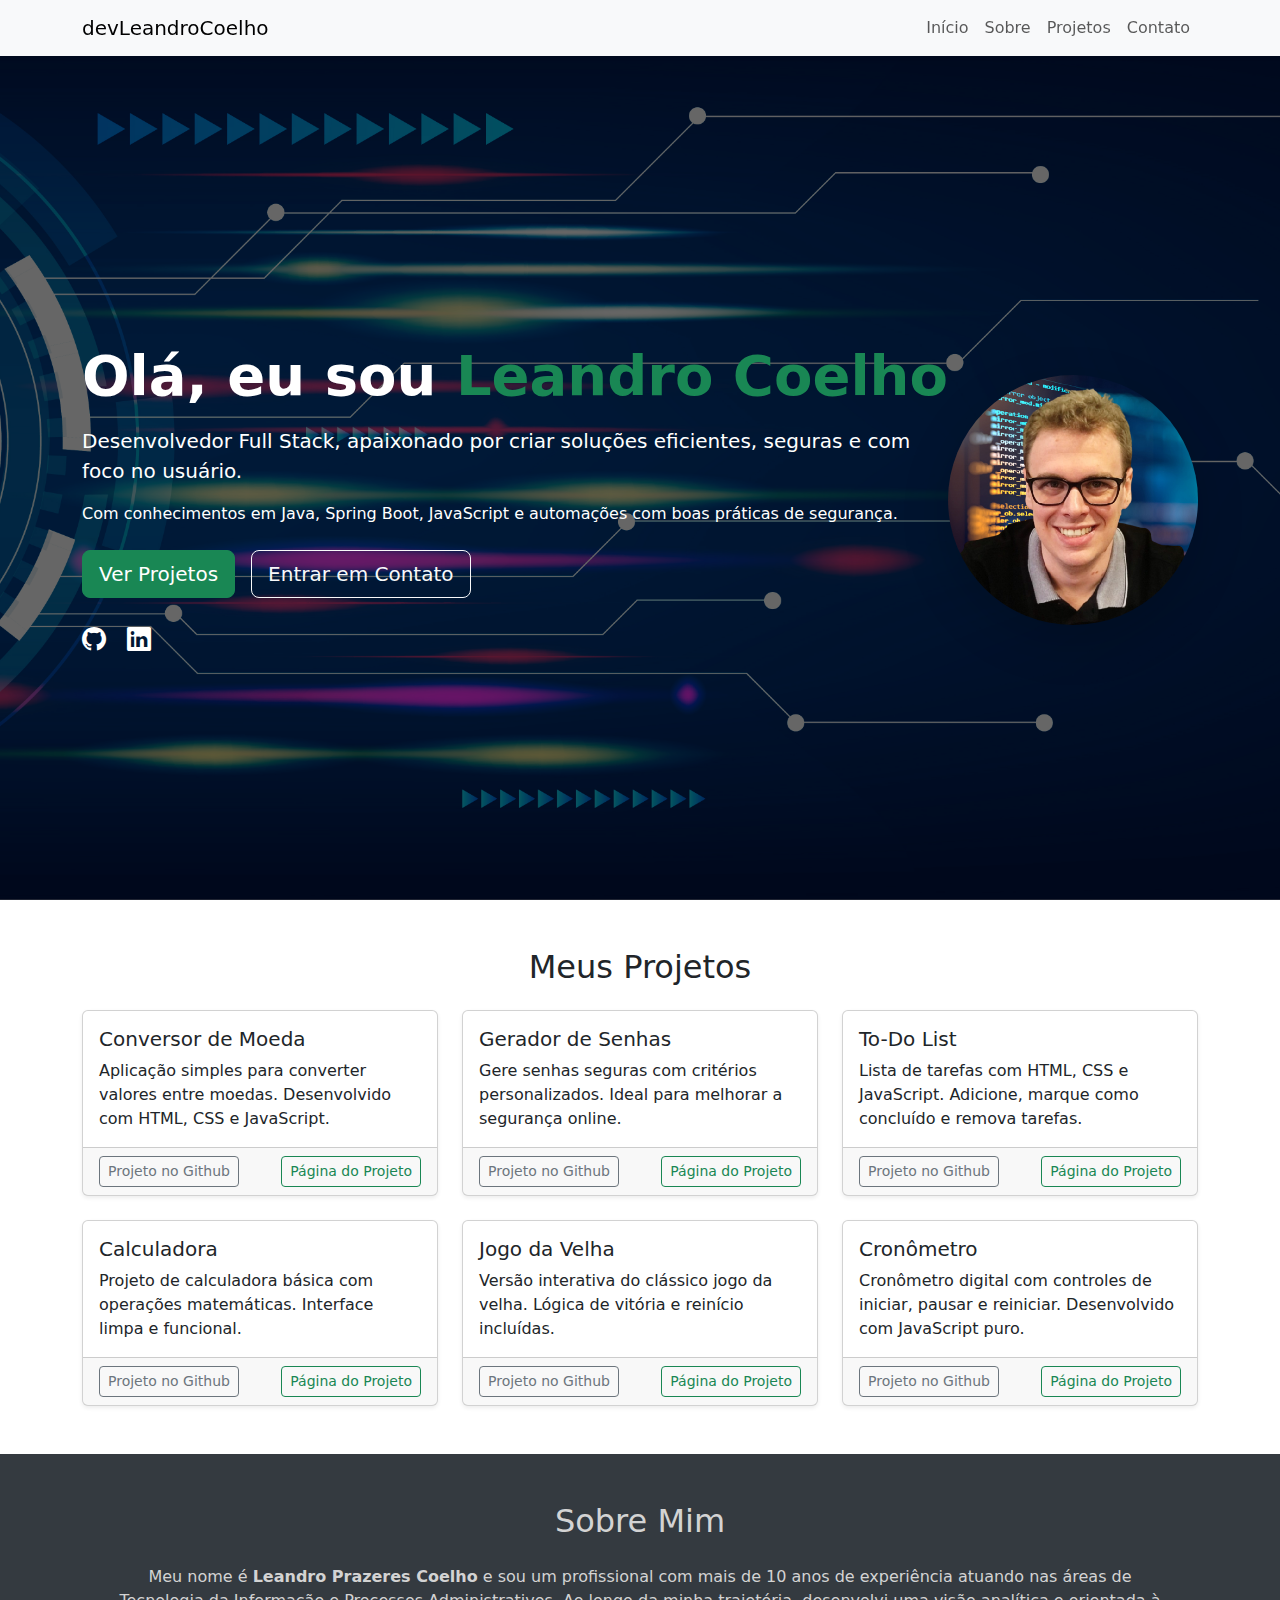
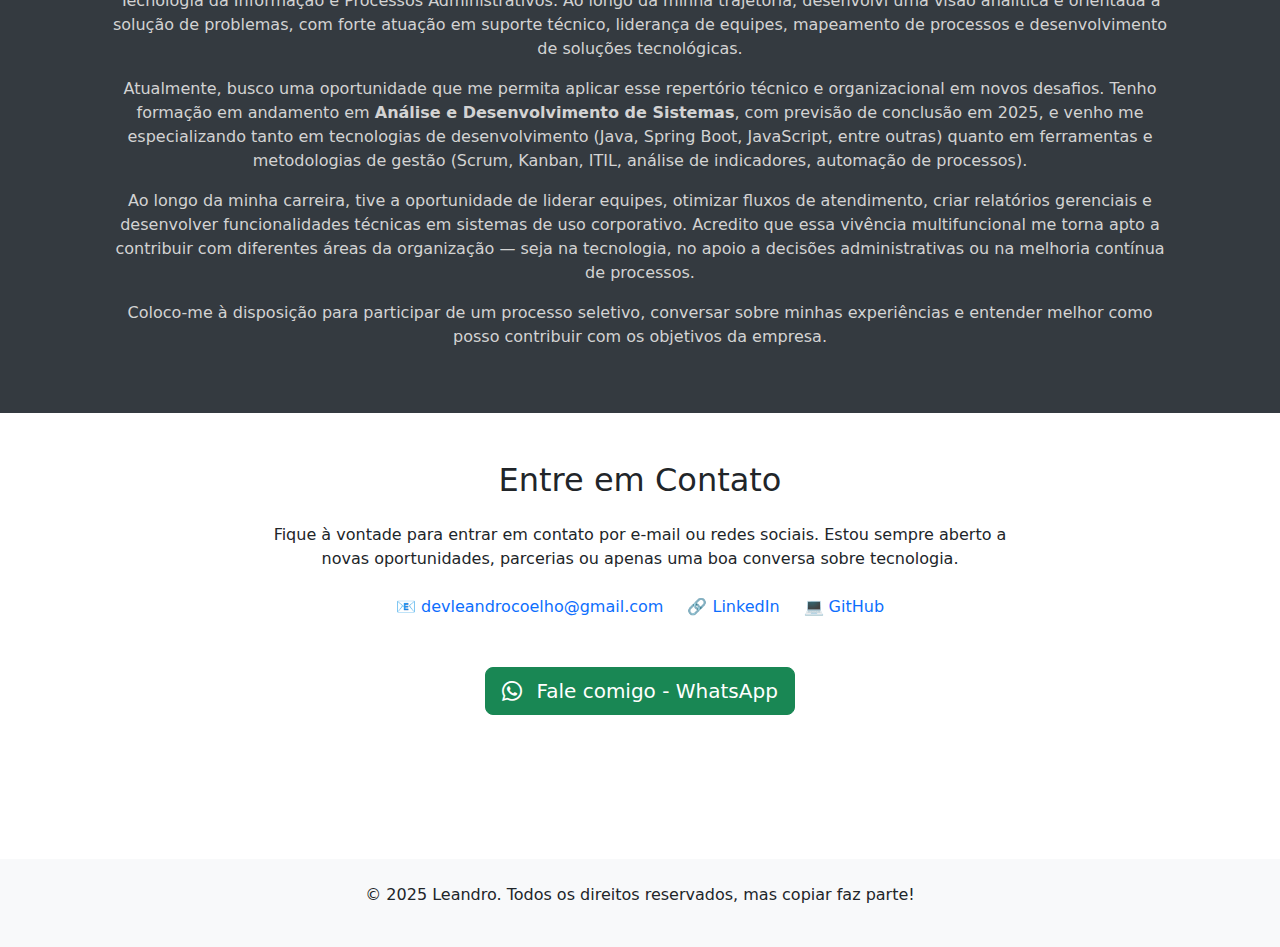
<file: index.html>
<!DOCTYPE html>
<html lang="pt-br">
<head>
    <meta charset="UTF-8">
    <meta name="viewport" content="width=device-width, initial-scale=1.0">
    <title>Meu Portfólio</title>
    <link rel="stylesheet" href="css/bootstrap.css">
    <link rel="stylesheet" href="css/styles.css">
    <link rel="stylesheet" href="https://cdn.jsdelivr.net/npm/bootstrap-icons@1.10.5/font/bootstrap-icons.css">
</head>
<body>
    <div include-html="component/navbar.html"></div>
    <div include-html="component/hero.html"></div>
    <div include-html="component/projetos.html"></div>
    <div include-html="component/sobre.html"></div>
    <div include-html="component/contato.html"></div>



    <main class="container py-5">
        <!-- Seções do portfólio -->
    </main>

    <footer class="bg-light text-center py-4">
        <p>&copy; 2025 Leandro. Todos os direitos reservados, mas copiar faz parte!</p>
    </footer>

    <!-- Scripts -->
    <script src="js/bootstrap.bundle.js"></script>
    <script src="js/include-html.js"></script>
    <script src="js/main.js"></script>
</body>
</html>
</file>
<file: css/styles.css>
#hero {
    min-height: 100vh;
    padding-top: 100px;
    background: url('../img/bg-hero.jpg') center/cover no-repeat;
    position: relative;
}

#hero::before {
    content: '';
    position: absolute;
    inset: 0;
    background-color: rgba(0, 0, 0, 0.6);
    z-index: 1;
}

#hero .container {
    position: relative;
    z-index: 2;
}

#hero a.btn {
    transition: all 0.3s ease;
}

#hero a.btn:hover {
    transform: translateY(-3px);
    box-shadow: 0 4px 12px rgba(0, 0, 0, 0.3);
}

html {
    scroll-behavior: smooth;
}
html {
    scroll-behavior: smooth;
    scroll-padding-top: 20px;
}

#sobre {
    background-color: #343a40; /* cor mais escura e moderna */
    background-size: cover;
    background-position: center;
    color: lightgray;
}
</file>
